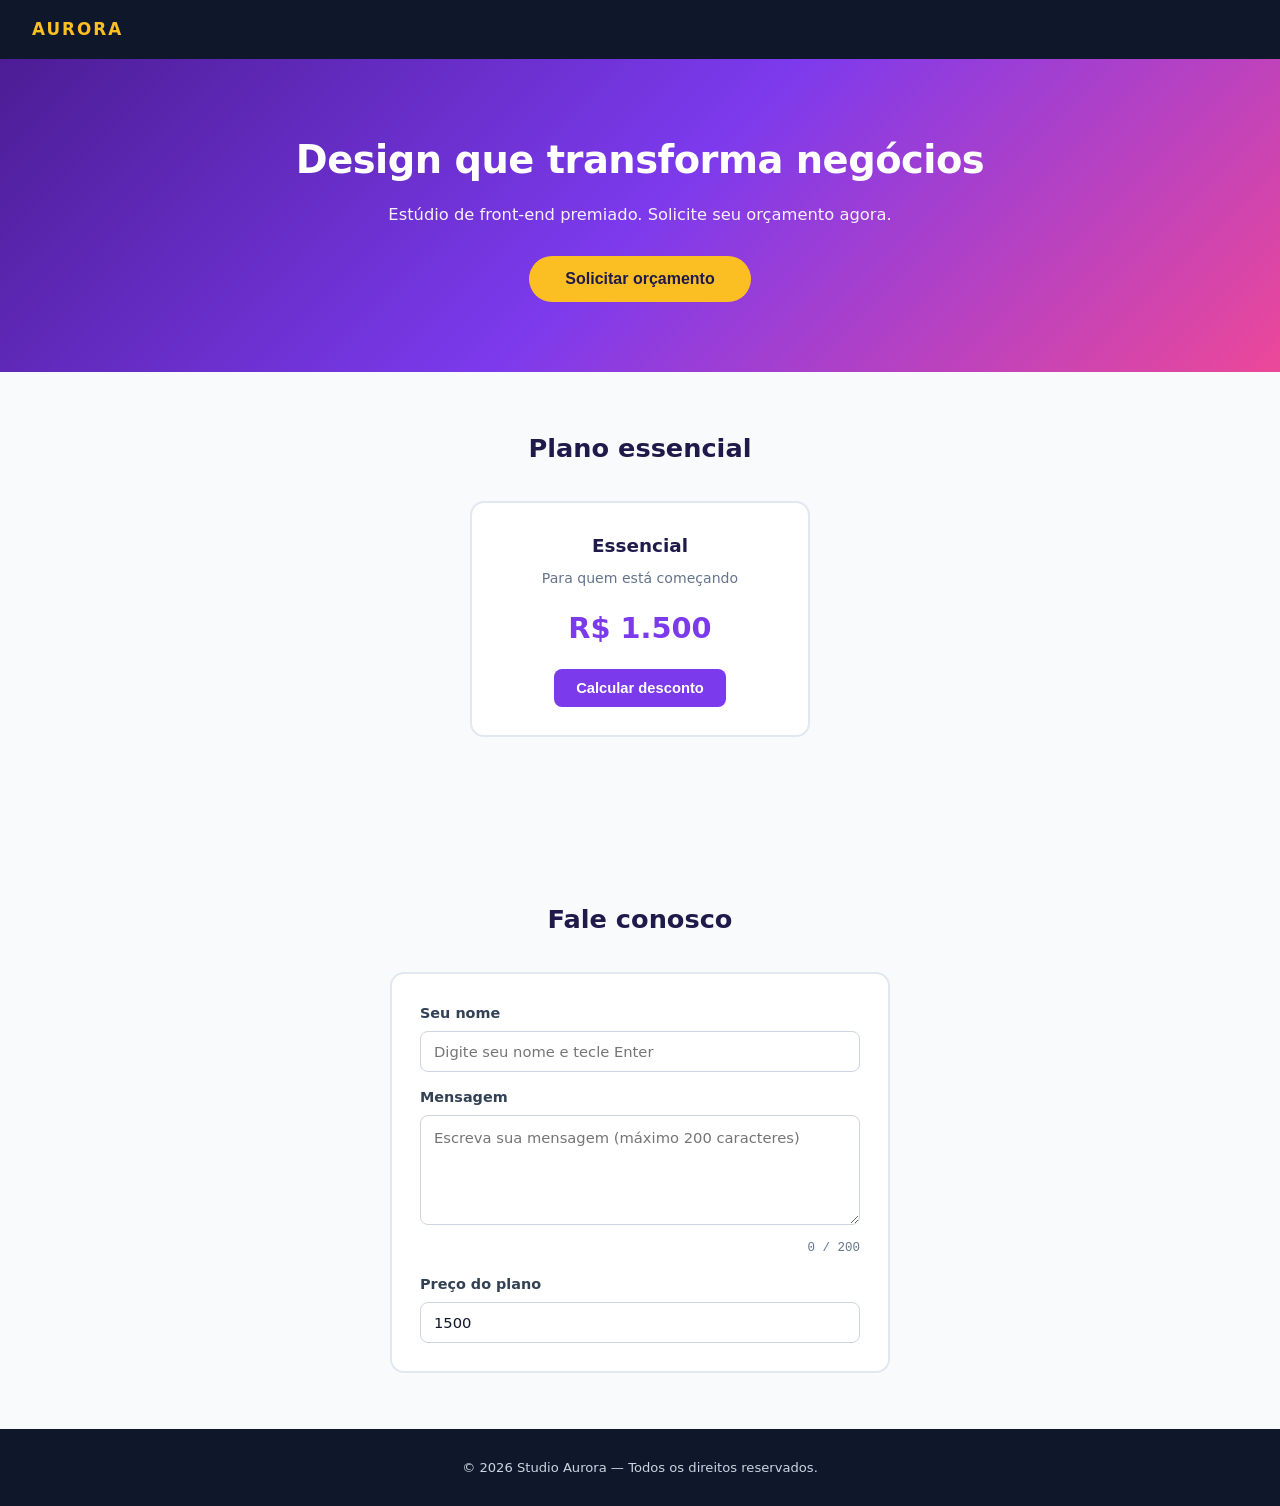
<file: Aurora/index.html>
<!DOCTYPE html>
<html lang="pt-BR">

<head>
    <meta charset="UTF-8">
    <meta name="viewport" content="width=device-width, initial-scale=1.0">
    <title>Studio Aurora</title>
    <style>
        * {
            margin: 0;
            padding: 0;
            box-sizing: border-box;
        }

        body {
            font-family: 'Segoe UI', system-ui, sans-serif;
            background: #f8fafc;
            color: #0f172a;
            line-height: 1.6;
        }

        .topo {
            background: #0f172a;
            color: #fff;
            padding: 16px 32px;
            display: flex;
            justify-content: space-between;
            align-items: center;
        }

        .topo .marca {
            font-weight: 800;
            letter-spacing: 2px;
            color: #fbbf24;
            font-size: 1.05rem;
        }

        .hero {
            background: linear-gradient(135deg, #4c1d95 0%, #7c3aed 50%, #ec4899 100%);
            color: #fff;
            padding: 70px 32px;
            text-align: center;
        }

        .hero h1 {
            font-size: 2.4rem;
            margin-bottom: 12px;
            letter-spacing: -.5px;
        }

        .hero p {
            max-width: 520px;
            margin: 0 auto 28px;
            opacity: .93;
            font-size: 1.02rem;
        }

        .btn-hero {
            background: #fbbf24;
            color: #1e1b4b;
            padding: 14px 36px;
            border-radius: 30px;
            font-weight: 800;
            border: none;
            cursor: pointer;
            font-size: 1rem;
        }

        .btn-hero:hover {
            background: #f59e0b;
        }

        .secao {
            max-width: 900px;
            margin: 0 auto;
            padding: 56px 32px;
        }

        .secao h2 {
            text-align: center;
            font-size: 1.6rem;
            color: #1e1b4b;
            margin-bottom: 32px;
            font-weight: 800;
        }

        .card {
            max-width: 340px;
            margin: 0 auto;
            background: #fff;
            border: 2px solid #e2e8f0;
            border-radius: 14px;
            padding: 28px 24px;
            text-align: center;
        }

        .card h3 {
            color: #1e1b4b;
            font-size: 1.15rem;
            margin-bottom: 6px;
        }

        .card .descricao {
            color: #64748b;
            font-size: .88rem;
            margin-bottom: 16px;
        }

        .card .preco {
            font-size: 1.8rem;
            font-weight: 800;
            color: #7c3aed;
            margin-bottom: 18px;
        }

        .btn-calcular {
            background: #7c3aed;
            color: #fff;
            padding: 11px 22px;
            border-radius: 8px;
            font-weight: 800;
            border: none;
            cursor: pointer;
            font-size: .92rem;
        }

        .btn-calcular:hover {
            background: #6d28d9;
        }

        .resultado {
            text-align: center;
            margin-top: 22px;
            font-weight: 800;
            font-size: 1.05rem;
            color: #16a34a;
            min-height: 28px;
        }

        .form {
            max-width: 500px;
            margin: 0 auto;
            background: #fff;
            border: 2px solid #e2e8f0;
            border-radius: 14px;
            padding: 28px;
        }

        .form label {
            display: block;
            font-weight: 700;
            margin-top: 14px;
            margin-bottom: 6px;
            font-size: .9rem;
            color: #334155;
        }

        .form label:first-child {
            margin-top: 0;
        }

        .form input,
        .form textarea {
            width: 100%;
            padding: 11px 13px;
            border: 1px solid #cbd5e1;
            border-radius: 8px;
            font-family: inherit;
            font-size: .92rem;
            color: #0f172a;
        }

        .form textarea {
            min-height: 110px;
            resize: vertical;
            line-height: 1.5;
        }

        .form .contador {
            text-align: right;
            font-size: .78rem;
            color: #64748b;
            margin-top: 6px;
            font-family: monospace;
        }

        .rodape {
            background: #0f172a;
            color: #cbd5e1;
            padding: 28px 32px;
            text-align: center;
            font-size: .82rem;
        }
    </style>
</head>

<body>

    <header class="topo">
        <span class="marca">AURORA</span>
    </header>

    <section class="hero">
        <h1>Design que transforma negócios</h1>
        <p>Estúdio de front-end premiado. Solicite seu orçamento agora.</p>
        <!-- BUG 1: onclick com nome incorreto -->
        <button id="btn-orcamento" class="btn-hero" onclick="solicitarOrcamento()">Solicitar orçamento</button>
    </section>

    <section class="secao">
        <h2>Plano essencial</h2>
        <div id="card-preco" class="card">
            <h3>Essencial</h3>
            <p class="descricao">Para quem está começando</p>
            <div class="preco">R$ 1.500</div>
            <button id="btn-calcular" class="btn-calcular">Calcular desconto</button>
        </div>
        <div id="resultado-preco" class="resultado"></div> 
    </section>

    <section class="secao">
        <h2>Fale conosco</h2>
        <div class="form">
            <label for="nome">Seu nome</label>
            <input type="text" id="nome" placeholder="Digite seu nome e tecle Enter">
            <label for="mensagem">Mensagem</label>
            <textarea id="mensagem" placeholder="Escreva sua mensagem (máximo 200 caracteres)"></textarea>
            <div class="contador" id="contador">0 / 200</div>
            <label for="preco">Preço do plano</label>
            <input type="number" id="preco" value="1500">
        </div>
    </section>

    <footer class="rodape">
        <p>© 2026 Studio Aurora — Todos os direitos reservados.</p>
    </footer>

    <script>
        // BUG 1
        function solicitarOrcamento() {
            alert("Obrigado pelo interesse! Entraremos em contato em breve.");
        }

        // BUG 2
        document.getElementById("nome").addEventListener("change", personalizarSaudacao);

        function personalizarSaudacao() {
            let campo = document.getElementById("nome");
            let nome = campo.value;
            if (nome) {
                alert("Olá, " + nome + "! Seja bem-vindo(a).");
            }
        }

        // BUG 3
        document.getElementById("card-preco").addEventListener("mouseover", entrarNoCard);
        document.getElementById("card-preco").addEventListener("mouseout", sairDoCard);

        function entrarNoCard() {
            this.style.background = "#fef3c7";
            this.style.borderColor = "#d97706";
        }

        function sairDoCard() {
            this.style.background = "#ffffff";
            this.style.borderColor = "#e2e8f0";
        }

        // BUG 4
        function calcularDesconto(preco) {
            const taxa = 0.1;
            let desconto = preco * taxa;
            let precoFinal = preco - desconto;
            return precoFinal;
        }

        function calcularEExibir() {
            let preco = parseFloat(document.getElementById("preco").value);
            let resultado = calcularDesconto(preco);
            document.getElementById("resultado-preco").textContent = "Com desconto: R$ " + resultado.toFixed(2);
        }

        document.getElementById("btn-calcular").addEventListener("click", calcularEExibir);

        // BUG 5
        function contarCaracteres(texto) {
            let total = 0;
            for (let i = 0; i < texto.length; i++) {
                total = total + 1;
            }
            return total;
        }

        function atualizarContador() {
            let texto = document.getElementById("mensagem").value;
            let total = contarCaracteres(texto);
            let campo = document.getElementById("contador");
            campo.textContent = total + " / 200";
            console.log("Contador: " + total + " caracteres (esperado: " + texto.length + ")");
        }

        document.getElementById("mensagem").addEventListener("input", atualizarContador);
    </script>
</body>

</html>
</file>
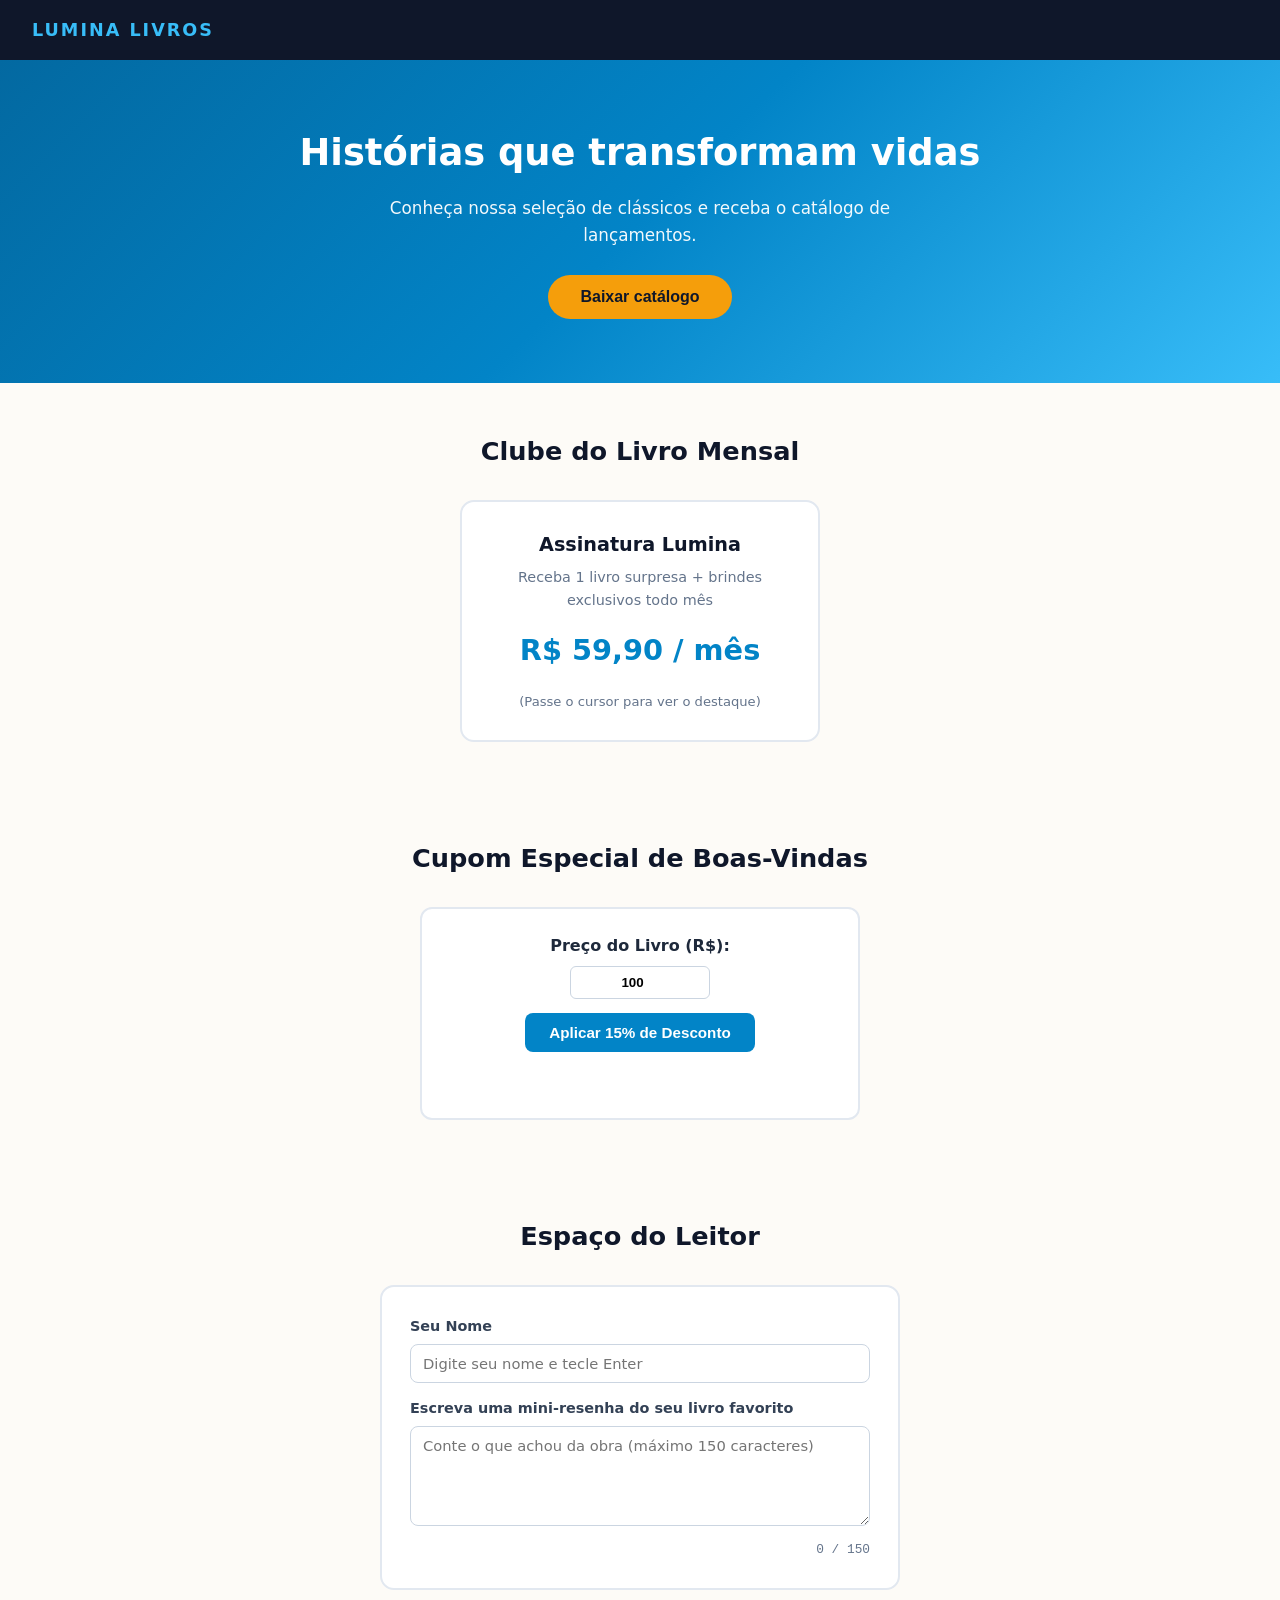
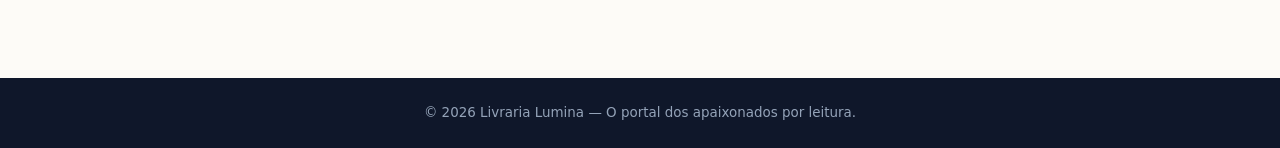
<file: livraria/livraria.html>
<!DOCTYPE html>
<html lang="pt-BR">
<head>
  <meta charset="UTF-8">
  <meta name="viewport" content="width=device-width, initial-scale=1.0">
  <title>Livraria Lumina</title>

  <link rel="stylesheet" href="style.css">
</head>

<body>

  <header class="topo">
    <span class="marca">LUMINA LIVROS</span>
  </header>

  <section class="hero">
    <h1>Histórias que transformam vidas</h1>
    <p>Conheça nossa seleção de clássicos e receba o catálogo de lançamentos.</p>
    <button id="btn-catalogo" class="btn-hero" onclick="obterCatalogo()">
      Baixar catálogo
    </button>
  </section>

  <section class="secao">
    <h2>Clube do Livro Mensal</h2>

    <div id="card-clube" class="card">
      <h3>Assinatura Lumina</h3>
      <p class="descricao">
        Receba 1 livro surpresa + brindes exclusivos todo mês
      </p>
      <div class="preco">R$ 59,90 / mês</div>
      <p class="observacao">
        (Passe o cursor para ver o destaque)
      </p>
    </div>
  </section>

  <section class="secao">
    <h2>Cupom Especial de Boas-Vindas</h2>

    <div class="box-cupom">
      <label for="valor-livro">Preço do Livro (R$):</label>

      <input
        type="number"
        id="valor-livro"
        value="100"
        min="0"
      >

      <br>

      <button id="btn-cupom" class="btn-acao">
        Aplicar 15% de Desconto
      </button>

      <div id="resultado-cupom" class="resultado"></div>
    </div>
  </section>

  <section class="secao">
    <h2>Espaço do Leitor</h2>

    <div class="form">
      <label for="leitor">Seu Nome</label>

      <input
        type="text"
        id="leitor"
        placeholder="Digite seu nome e tecle Enter"
      >

      <label for="resenha">
        Escreva uma mini-resenha do seu livro favorito
      </label>

      <textarea
        id="resenha"
        maxlength="150"
        placeholder="Conte o que achou da obra (máximo 150 caracteres)"
      ></textarea>

      <div class="contador" id="contador-resenha">
        0 / 150
      </div>
    </div>
  </section>

  <footer class="rodape">
    <p>© 2026 Livraria Lumina — O portal dos apaixonados por leitura.</p>
  </footer>

  <script>
    // BUG 1 - Catálogo
    function obterCatalogo() {
      alert("Catálogo enviado com sucesso! Verifique sua caixa de entrada.");
    }

    // BUG 2 - Saudação do leitor
    document.getElementById("leitor")
      .addEventListener("change", saudarLeitor);

    function saudarLeitor() {
      let campo = document.getElementById("leitor");
      let nome = campo.value.trim();

      if (nome) {
        alert("Olá, " + nome + "! Que bom ter você na Lumina.");
      }
    }

    // BUG 3 - Destaque do clube
    const cardClube = document.getElementById("card-clube");

    cardClube.addEventListener("mouseenter", destacarClube);
    cardClube.addEventListener("mouseleave", restaurarClube);

    function destacarClube() {
      this.style.background = "#fef3c7";
      this.style.borderColor = "#d97706";
    }

    function restaurarClube() {
      this.style.background = "#ffffff";
      this.style.borderColor = "#e2e8f0";
    }

    // BUG 4 - Cupom de desconto
    function aplicarCupomDesconto(valor) {
      const taxaDesconto = 0.15;
      let desconto = valor * taxaDesconto;
      let valorFinal = valor - desconto;

      return valorFinal;
    }

    function calcularCupom() {
      let valor = parseFloat(
        document.getElementById("valor-livro").value
      );

      let resultado = document.getElementById("resultado-cupom");

      if (isNaN(valor) || valor < 0) {
        resultado.textContent = "Digite um preço válido.";
        resultado.style.color = "#dc2626";
        return;
      }

      let total = aplicarCupomDesconto(valor);

      resultado.style.color = "#16a34a";
      resultado.textContent =
        "Total com desconto: R$ " + total.toFixed(2).replace(".", ",");
    }

    document.getElementById("btn-cupom")
      .addEventListener("click", calcularCupom);

    // BUG 5 - Contador de caracteres
    function contarCaracteresResenha(texto) {
      let contagem = 0;

      for (let i = 0; i < texto.length; i++) {
        contagem = contagem + 1;
      }

      return contagem;
    }

    function atualizarContadorResenha() {
      let texto = document.getElementById("resenha").value;
      let total = contarCaracteresResenha(texto);

      let elemento = document.getElementById("contador-resenha");

      elemento.textContent = total + " / 150";

      if (total >= 150) {
        elemento.style.color = "#dc2626";
      } else {
        elemento.style.color = "#64748b";
      }

      console.log("Contador da resenha: " + total);
    }

    document.getElementById("resenha")
      .addEventListener("input", atualizarContadorResenha);
  </script>

</body>
</html>
</file>
<file: livraria/style.css>
* {
  margin: 0;
  padding: 0;
  box-sizing: border-box;
}

body {
  font-family: 'Segoe UI', system-ui, sans-serif;
  background: #fdfbf7;
  color: #1e293b;
  line-height: 1.6;
}

.topo {
  background: #0f172a;
  color: #fff;
  padding: 16px 32px;
  display: flex;
  justify-content: space-between;
  align-items: center;
}

.topo .marca {
  font-weight: 800;
  letter-spacing: 2px;
  color: #38bdf8;
  font-size: 1.1rem;
}

.hero {
  background: linear-gradient(
    135deg,
    #0369a1 0%,
    #0284c7 50%,
    #38bdf8 100%
  );
  color: #fff;
  padding: 64px 24px;
  text-align: center;
}

.hero h1 {
  font-size: 2.3rem;
  margin-bottom: 12px;
  font-weight: 800;
}

.hero p {
  max-width: 540px;
  margin: 0 auto 26px;
  font-size: 1.05rem;
  opacity: 0.95;
}

.btn-hero {
  background: #f59e0b;
  color: #0f172a;
  padding: 13px 32px;
  border-radius: 30px;
  font-weight: 800;
  border: none;
  cursor: pointer;
  font-size: 1rem;
  transition: 0.2s;
}

.btn-hero:hover {
  background: #d97706;
  color: #fff;
}

.secao {
  max-width: 860px;
  margin: 0 auto;
  padding: 48px 24px;
}

.secao h2 {
  text-align: center;
  font-size: 1.6rem;
  color: #0f172a;
  margin-bottom: 28px;
  font-weight: 800;
}

.card {
  max-width: 360px;
  margin: 0 auto;
  background: #ffffff;
  border: 2px solid #e2e8f0;
  border-radius: 14px;
  padding: 28px;
  text-align: center;
  transition: 0.2s;
}

.card h3 {
  color: #0f172a;
  font-size: 1.2rem;
  margin-bottom: 6px;
}

.card .descricao {
  color: #64748b;
  font-size: 0.9rem;
  margin-bottom: 14px;
}

.card .preco {
  font-size: 1.8rem;
  font-weight: 800;
  color: #0284c7;
  margin-bottom: 18px;
}

.observacao {
  font-size: 0.82rem;
  color: #64748b;
}

.box-cupom {
  max-width: 440px;
  margin: 0 auto;
  background: #fff;
  border: 2px solid #e2e8f0;
  border-radius: 12px;
  padding: 24px;
  text-align: center;
}

.box-cupom label {
  display: block;
  font-weight: 700;
  margin-bottom: 8px;
}

.box-cupom input {
  padding: 8px 12px;
  border: 1px solid #cbd5e1;
  border-radius: 6px;
  width: 140px;
  text-align: center;
  font-weight: 700;
  margin-bottom: 14px;
}

.btn-acao {
  background: #0284c7;
  color: #fff;
  padding: 11px 24px;
  border-radius: 8px;
  font-weight: 700;
  border: none;
  cursor: pointer;
  font-size: 0.95rem;
}

.btn-acao:hover {
  background: #0369a1;
}

.resultado {
  text-align: center;
  margin-top: 16px;
  font-weight: 800;
  font-size: 1.05rem;
  color: #16a34a;
  min-height: 26px;
}

.form {
  max-width: 520px;
  margin: 0 auto;
  background: #fff;
  border: 2px solid #e2e8f0;
  border-radius: 14px;
  padding: 28px;
}

.form label {
  display: block;
  font-weight: 700;
  margin-top: 14px;
  margin-bottom: 6px;
  font-size: 0.9rem;
  color: #334155;
}

.form label:first-child {
  margin-top: 0;
}

.form input,
.form textarea {
  width: 100%;
  padding: 10px 12px;
  border: 1px solid #cbd5e1;
  border-radius: 8px;
  font-family: inherit;
  font-size: 0.92rem;
  color: #0f172a;
}

.form textarea {
  min-height: 100px;
  resize: vertical;
}

.form .contador {
  text-align: right;
  font-size: 0.8rem;
  color: #64748b;
  margin-top: 6px;
  font-family: monospace;
}

.rodape {
  background: #0f172a;
  color: #94a3b8;
  padding: 24px;
  text-align: center;
  font-size: 0.84rem;
  margin-top: 40px;
}
</file>
